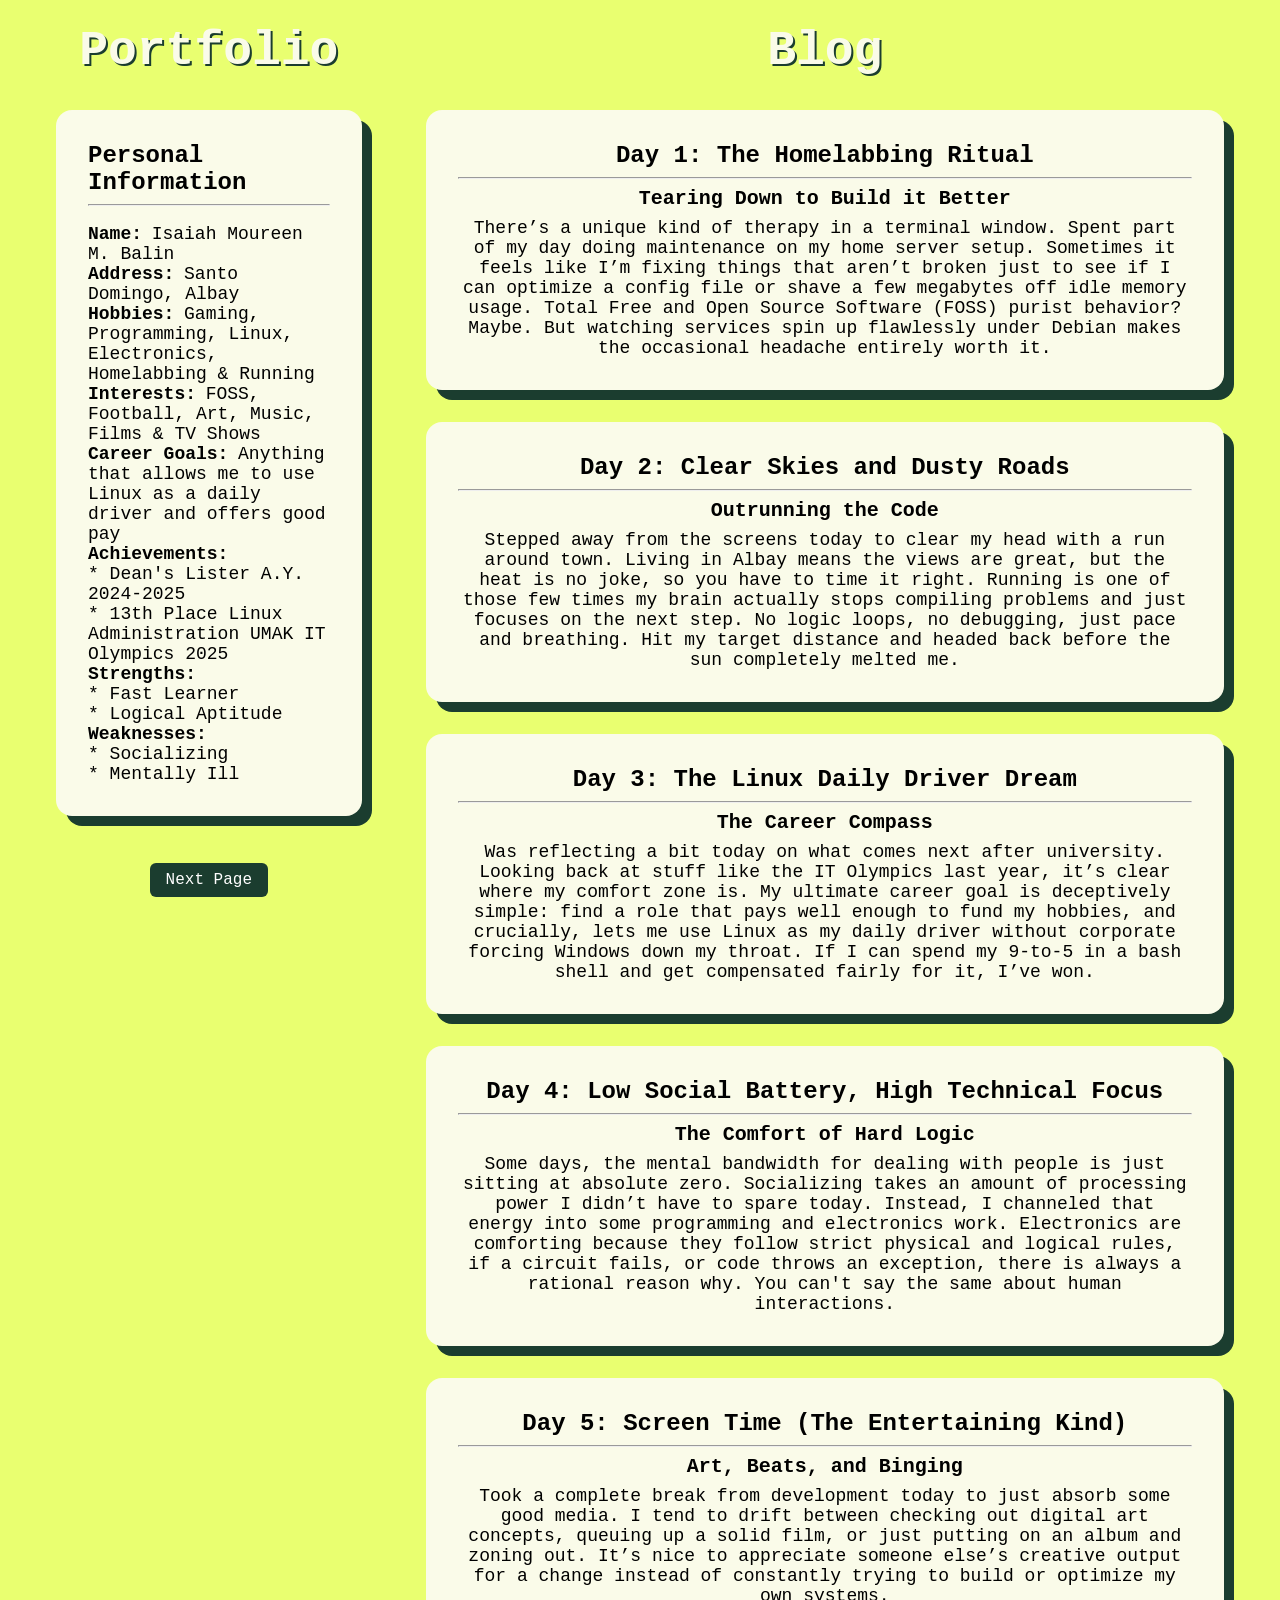
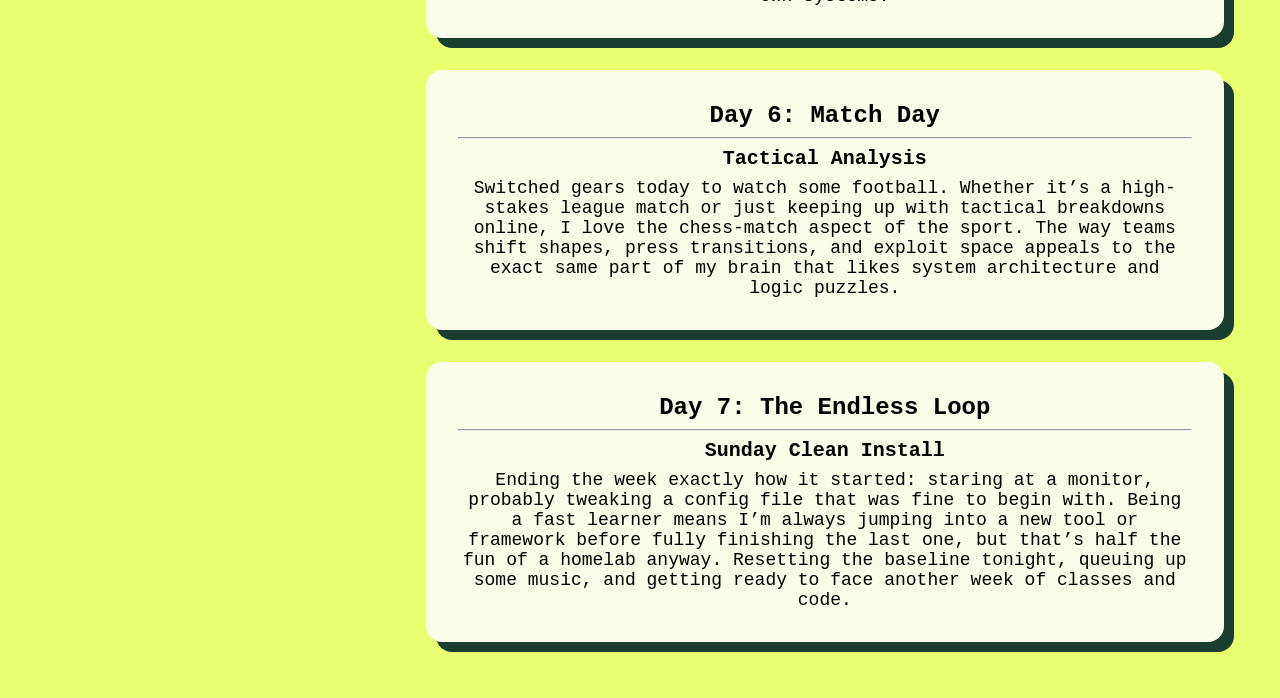
<file: index.html>
<!doctype html>
<html lang="en">

<head>
    <meta charset="UTF-8" />
    <meta name="viewport" content="width=device-width, initial-scale=1.0" />
    <title>Student Portfolio</title>
    <link rel="stylesheet" href="styles.css" />
</head>

<body>
    <div class="portfolio">
        <h1>Portfolio</h1>
        <div class="container">
            <h3>Personal Information</h3>
            <hr />
            <br />
            <p class="what">Name:</p>
            <p>Isaiah Moureen M. Balin</p>
            <br />
            <p class="what">Address:</p>
            <p>Santo Domingo, Albay</p>
            <br />
            <p class="what">Hobbies:</p>
            <p>Gaming, Programming, Linux, Electronics, Homelabbing & Running</p>
            <br />
            <p class="what">Interests:</p>
            <p>FOSS, Football, Art, Music, Films & TV Shows</p>
            <br />
            <p class="what">Career Goals:</p>
            <p>
                Anything that allows me to use Linux as a daily driver and offers good
                pay
            </p>
            <br />
            <p class="what">Achievements:</p>
            <br />
            <p>* Dean's Lister A.Y. 2024-2025</p>
            <br />
            <p>* 13th Place Linux Administration UMAK IT Olympics 2025</p>
            <br />
            <p class="what">Strengths:</p>
            <br />
            <p>* Fast Learner</p>
            <br />
            <p>* Logical Aptitude</p>
            <br />
            <p class="what">Weaknesses:</p>
            <br />
            <p>* Socializing</p>
            <br />
            <p>* Mentally Ill</p>
        </div>
        <a href="page2.html" class="next-btn">Next Page</a>
    </div>
    <div class="blog">
        <h1>Blog</h1>
        <div class="days">
            <h3>Day 1: The Homelabbing Ritual</h3>
            <hr />
            <h5>Tearing Down to Build it Better</h5>
            <p>
                There’s a unique kind of therapy in a terminal window. Spent part of
                my day doing maintenance on my home server setup. Sometimes it feels
                like I’m fixing things that aren’t broken just to see if I can
                optimize a config file or shave a few megabytes off idle memory usage.
                Total Free and Open Source Software (FOSS) purist behavior? Maybe. But
                watching services spin up flawlessly under Debian makes the occasional
                headache entirely worth it.
            </p>
        </div>
        <div class="days">
            <h3>Day 2: Clear Skies and Dusty Roads</h3>
            <hr />
            <h5>Outrunning the Code</h5>
            <p>
                Stepped away from the screens today to clear my head with a run around
                town. Living in Albay means the views are great, but the heat is no
                joke, so you have to time it right. Running is one of those few times
                my brain actually stops compiling problems and just focuses on the
                next step. No logic loops, no debugging, just pace and breathing. Hit
                my target distance and headed back before the sun completely melted
                me.
            </p>
        </div>
        <div class="days">
            <h3>Day 3: The Linux Daily Driver Dream</h3>
            <hr />
            <h5>The Career Compass</h5>
            <p>
                Was reflecting a bit today on what comes next after university.
                Looking back at stuff like the IT Olympics last year, it’s clear where
                my comfort zone is. My ultimate career goal is deceptively simple:
                find a role that pays well enough to fund my hobbies, and crucially,
                lets me use Linux as my daily driver without corporate forcing Windows
                down my throat. If I can spend my 9-to-5 in a bash shell and get
                compensated fairly for it, I’ve won.
            </p>
        </div>
        <div class="days">
            <h3>Day 4: Low Social Battery, High Technical Focus</h3>
            <hr />
            <h5>The Comfort of Hard Logic</h5>
            <p>
                Some days, the mental bandwidth for dealing with people is just
                sitting at absolute zero. Socializing takes an amount of processing
                power I didn’t have to spare today. Instead, I channeled that energy
                into some programming and electronics work. Electronics are comforting
                because they follow strict physical and logical rules, if a circuit
                fails, or code throws an exception, there is always a rational reason
                why. You can't say the same about human interactions.
            </p>
        </div>
        <div class="days">
            <h3>Day 5: Screen Time (The Entertaining Kind)</h3>
            <hr />
            <h5>Art, Beats, and Binging</h5>
            <p>
                Took a complete break from development today to just absorb some good
                media. I tend to drift between checking out digital art concepts,
                queuing up a solid film, or just putting on an album and zoning out.
                It’s nice to appreciate someone else’s creative output for a change
                instead of constantly trying to build or optimize my own systems.
            </p>
        </div>
        <div class="days">
            <h3>Day 6: Match Day</h3>
            <hr />
            <h5>Tactical Analysis</h5>
            <p>
                Switched gears today to watch some football. Whether it’s a
                high-stakes league match or just keeping up with tactical breakdowns
                online, I love the chess-match aspect of the sport. The way teams
                shift shapes, press transitions, and exploit space appeals to the
                exact same part of my brain that likes system architecture and logic
                puzzles.
            </p>
        </div>
        <div class="days">
            <h3>Day 7: The Endless Loop</h3>
            <hr />
            <h5>Sunday Clean Install</h5>
            <p>
                Ending the week exactly how it started: staring at a monitor, probably
                tweaking a config file that was fine to begin with. Being a fast
                learner means I’m always jumping into a new tool or framework before
                fully finishing the last one, but that’s half the fun of a homelab
                anyway. Resetting the baseline tonight, queuing up some music, and
                getting ready to face another week of classes and code.
            </p>
        </div>
    </div>
</body>

</html>
</file>
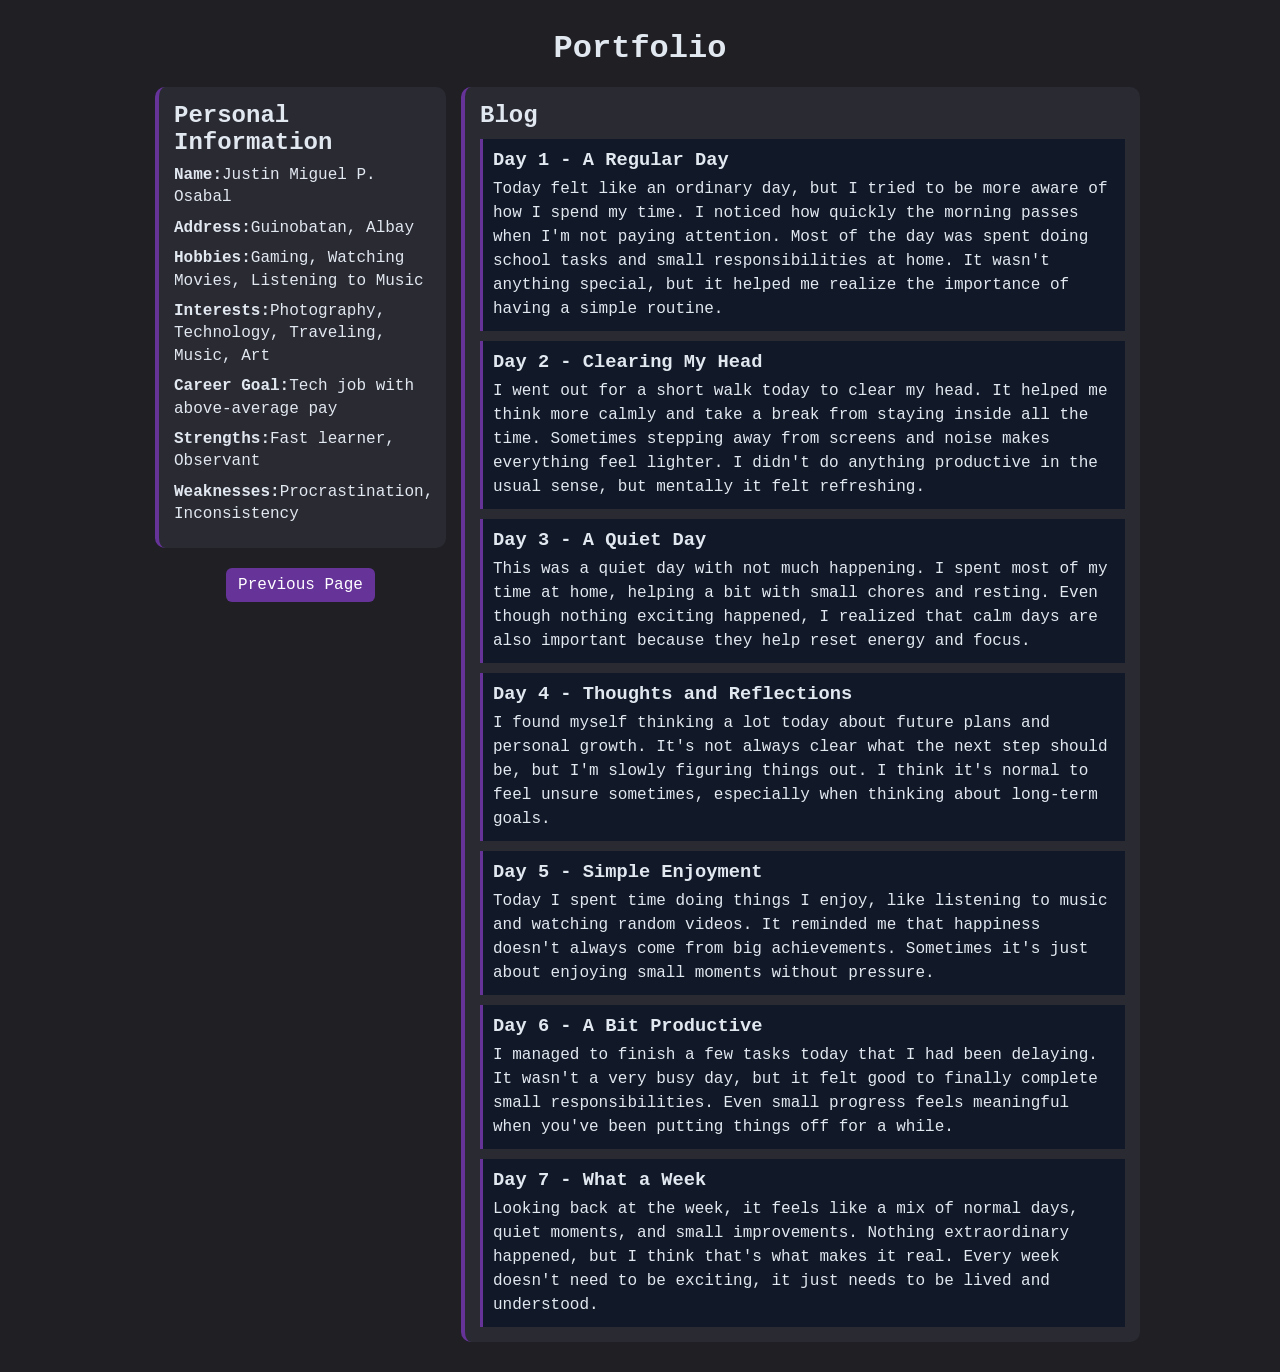
<file: page2.html>
<!doctype html>
<html lang="en">

<head>
    <meta charset="UTF-8" />
    <meta name="viewport" content="width=device-width, initial-scale=1.0" />
    <title>Student Portfolio</title>
    <link rel="stylesheet" href="page2.css" />
</head>

<body>
    <div class="container">
        <h1 class="title">Portfolio</h1>
        <div class="layout">
            <div class="left">
                <div class="card">
                    <h2>Personal Information</h2>
                    <p><strong>Name:</strong>Justin Miguel P. Osabal</p>
                    <p><strong>Address:</strong>Guinobatan, Albay</p>
                    <p><strong>Hobbies:</strong>Gaming, Watching Movies, Listening to Music</p>
                    <p><strong>Interests:</strong>Photography, Technology, Traveling, Music, Art</p>
                    <p><strong>Career Goal:</strong>Tech job with above-average pay</p>
                    <p><strong>Strengths:</strong>Fast  learner, Observant</p>
                    <p><strong>Weaknesses:</strong>Procrastination, Inconsistency</p>
                </div>
                <div class="btn-wrapper">
                    <a href="index.html" class="btn">Previous Page</a>
                </div>
            </div>
            <div class="right">
                <div class="card">
                    <h2>Blog</h2>
                    <div class="post">
                        <h3>Day 1 - A Regular Day</h3>
                        <p>
                            Today felt like an ordinary day, but I tried to be more aware of how I spend my time. I noticed how quickly
                            the morning passes when I'm not paying attention. Most of the day was spent doing school tasks and small
                            responsibilities at home. It wasn't anything special, but it helped me realize the importance of having a
                            simple routine.
                        </p>
                    </div>
                    <div class="post">
                        <h3>Day 2 - Clearing My Head</h3>
                        <p>
                            I went out for a short walk today to clear my head. It helped me think more calmly and take a break from
                            staying inside all the time. Sometimes stepping away from screens and noise makes everything feel lighter.
                            I didn't do anything productive in the usual sense, but mentally it felt refreshing.
                        </p>
                    </div>
                    <div class="post">
                        <h3>Day 3 - A Quiet Day</h3>
                        <p>
                            This was a quiet day with not much happening. I spent most of my time at home, helping a bit with small
                            chores and resting. Even though nothing exciting happened, I realized that calm days are also important
                            because they help reset energy and focus.
                        </p>
                    </div>
                    <div class="post">
                        <h3>Day 4 - Thoughts and Reflections</h3>
                        <p>
                            I found myself thinking a lot today about future plans and personal growth. It's not always clear what the
                            next step should be, but I'm slowly figuring things out. I think it's normal to feel unsure sometimes,
                            especially when thinking about long-term goals.
                        </p>
                    </div>
                    <div class="post">
                        <h3>Day 5 - Simple Enjoyment</h3>
                        <p>
                            Today I spent time doing things I enjoy, like listening to music and watching random videos. It reminded me
                            that happiness doesn't always come from big achievements. Sometimes it's just about enjoying small moments
                            without pressure.
                        </p>
                    </div>
                    <div class="post">
                        <h3>Day 6 - A Bit Productive</h3>
                        <p>
                            I managed to finish a few tasks today that I had been delaying. It wasn't a very busy day, but it felt good
                            to finally complete small responsibilities. Even small progress feels meaningful when you've been putting
                            things off for a while.
                        </p>
                    </div>
                    <div class="post">
                        <h3>Day 7 - What a Week</h3>
                        <p>
                            Looking back at the week, it feels like a mix of normal days, quiet moments, and small improvements. Nothing
                            extraordinary happened, but I think that's what makes it real. Every week doesn't need to be exciting, it
                            just needs to be lived and understood.
                        </p>
                    </div>
                </div>
            </div>
        </div>
    </div>
</body>
</html>
</file>
<file: styles.css>
:root {
    --yellow: #e9ff70;
    --orange: #ffd670;
    --salmon: #ff9770;
    --pink: #ff70a6;
    --blue: #70d6ff;
    --dark-yellow: #8f9467;
    --yellow-white: #fafbe9;
    --yellow-black: #1b3d2f;
}

* {
    margin: 0;
    padding: 0;
    font-family: "Courier New", Courier, monospace;
}

html {
    box-sizing: border-box;
}

body {
    background-color: var(--yellow);
    display: flex;
    padding: 24px;
}

.portfolio,
.blog {
    text-align: center;
}

.container {
    background-color: var(--yellow-white);
    border-radius: 16px;
    padding: 32px;
    margin: 32px;
    text-align: left;
    box-shadow: 10px 10px 0 var(--yellow-black);
}

.portfolio {
    flex: 0.3;
}

.blog {
    flex: 0.7;
}

p {
    display: inline;
    font-size: 18px;
}

h1 {
    font-size: 48px;
    color: var(--yellow-white);
    text-shadow: 2px 2px var(--yellow-black);
}

h3 {
    font-size: 24px;
    margin-bottom: 8px;
}

h5 {
    font-size: 20px;
    margin: 8px;
}

.days {
    background-color: var(--yellow-white);
    border-radius: 16px;
    padding: 32px;
    margin: 32px;
    box-shadow: 10px 10px 0 var(--yellow-black);
}

.what {
    font-weight: bold;
}

.next-btn {
    display: inline-block;
    margin-top: 15px;
    text-decoration: none;
    background-color: #1b3d2f;
    color: white;
    padding: 8px 16px;
    border-radius: 6px;
    font-size: 16px;
}

.next-btn:hover {
    background-color: #255340;
}
</file>
<file: page2.css>
* {
    margin: 0;
    padding: 0;
    box-sizing: border-box;
}

body {
    font-family: 'Courier New', Courier, monospace;
    background: #1f1f24;
    color: #e2e8f0;
}

.container {
    max-width: 1000px;
    margin: 30px auto;
    padding: 0 15px;
}

.title {
    text-align: center;
    margin-bottom: 20px;
    font-size: 32px;
}

.layout {
    display: grid;
    grid-template-columns: 30% 70%;
    gap: 15px;
}

.card {
    background: #2a2a33;
    padding: 15px;
    border-radius: 10px;
    border-left: 4px solid rebeccapurple;
}

.left p {
    margin-top: 8px;
    margin-bottom: 8px;
    line-height: 1.4;
}

.post p {
    line-height: 1.5;
    margin-top: 6px;
}

.post {
    margin-top: 10px;
    padding: 10px;
    border-left: 3px solid rebeccapurple;
    background: #111827;
}

.btn {
    display: inline-block;
    margin-top: 10px;
    padding: 8px 12px;
    background: rebeccapurple;
    color: white;
    text-decoration: none;
    border-radius: 6px;
}

.btn:hover {
    background: #9333ea;
}

.btn-wrapper {
    text-align: center;
    margin-top: 10px;
}
</file>
